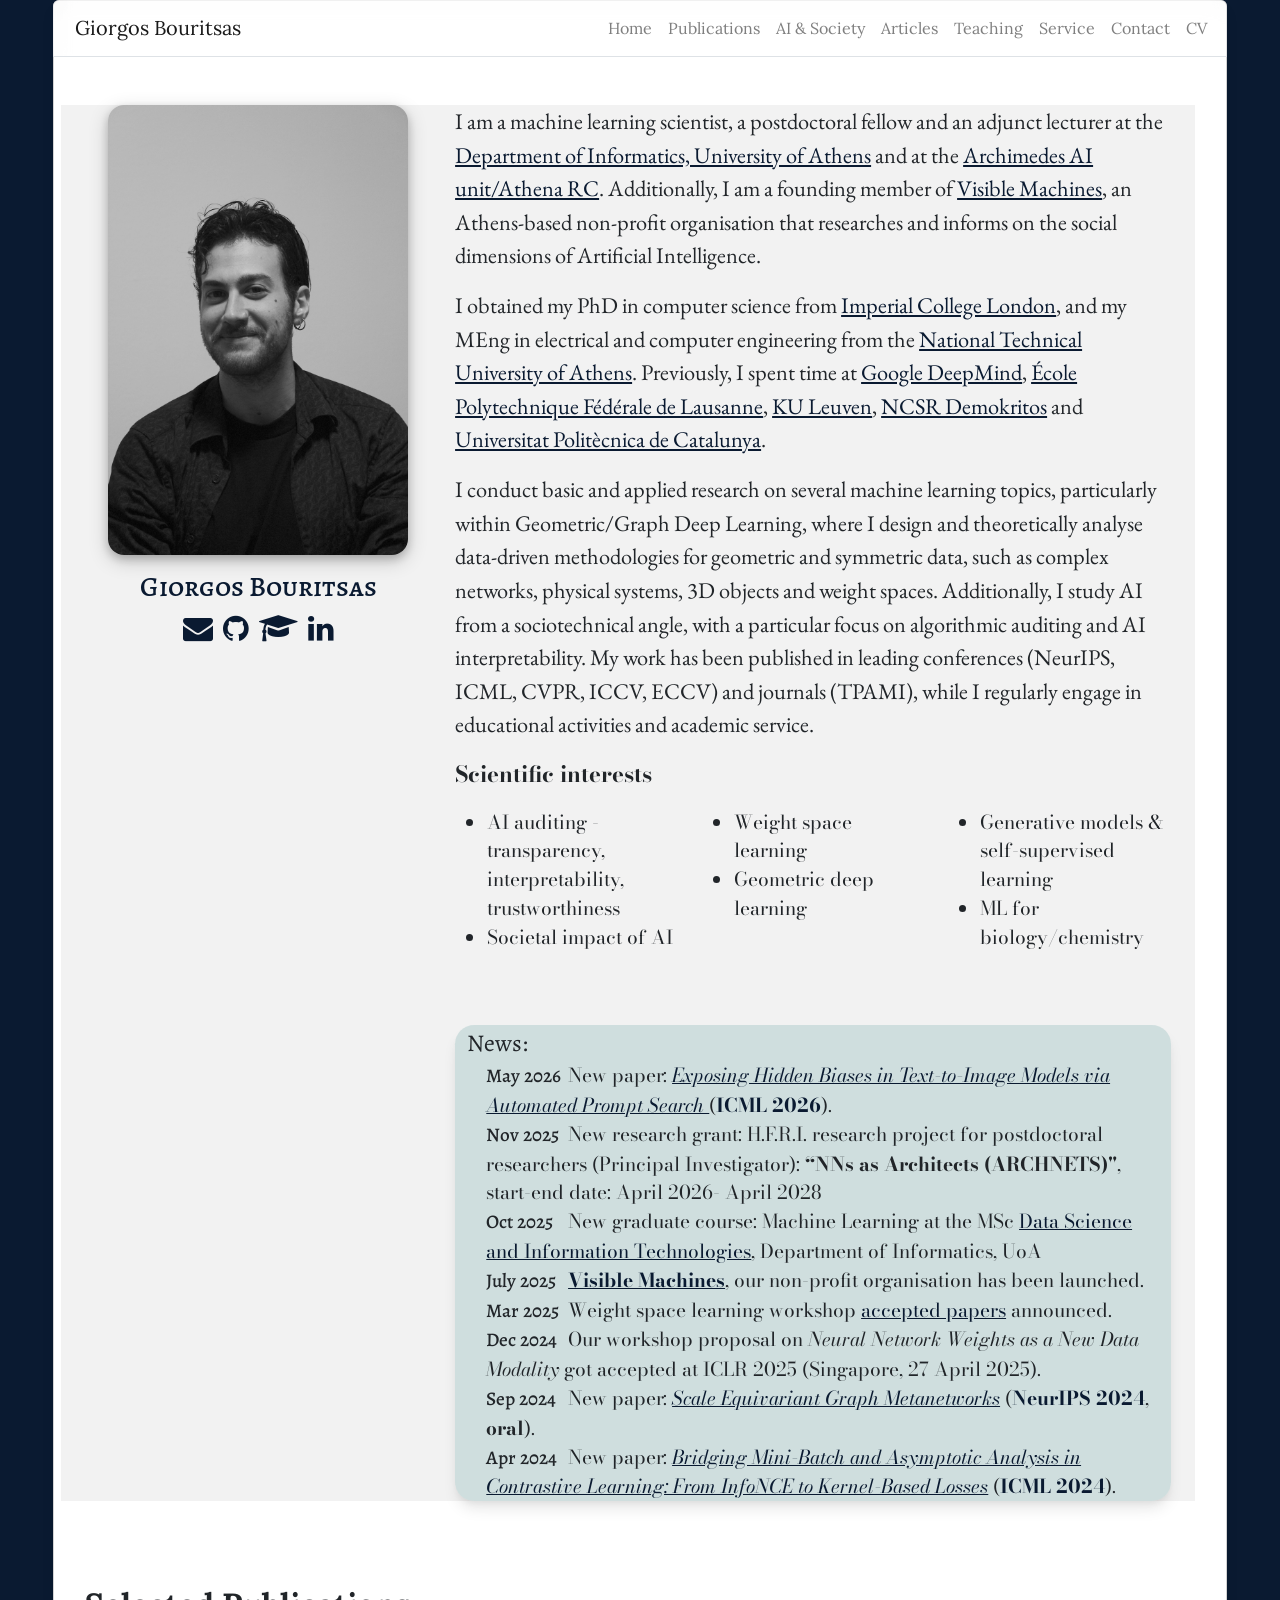
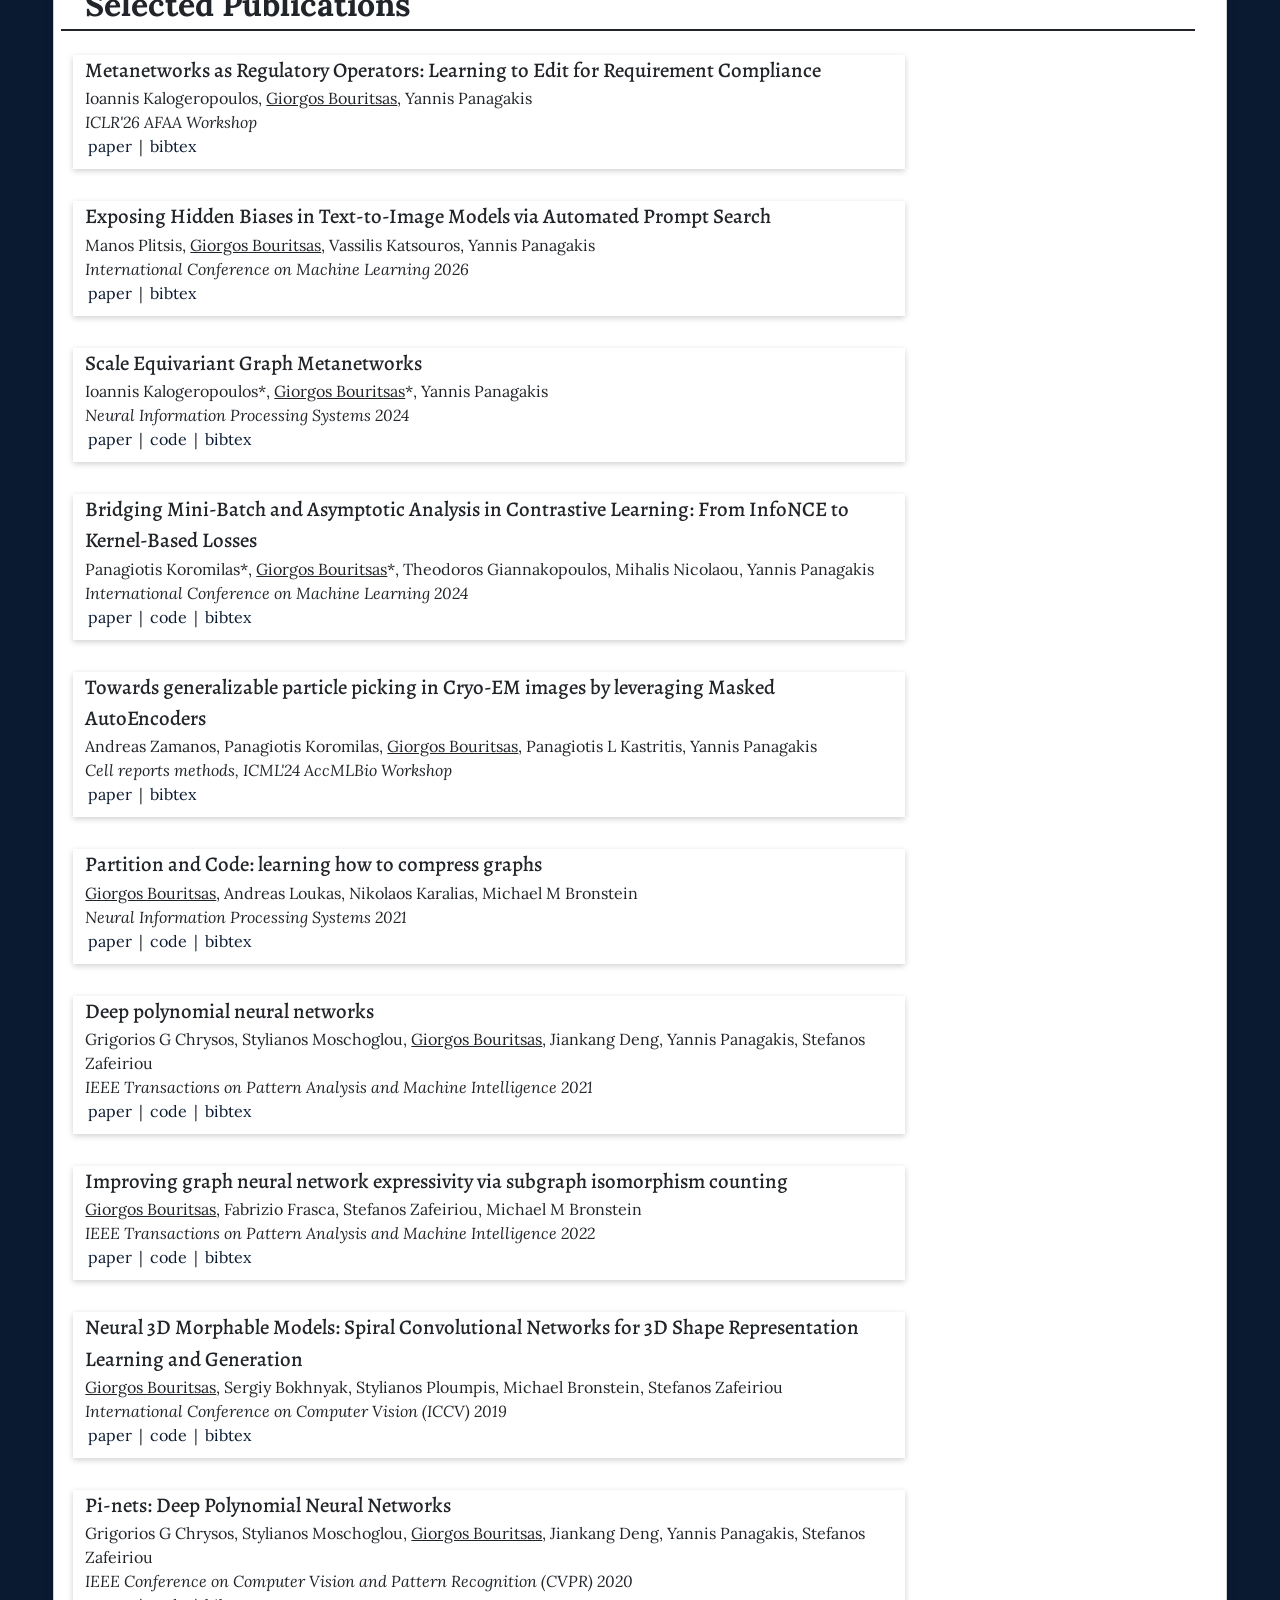
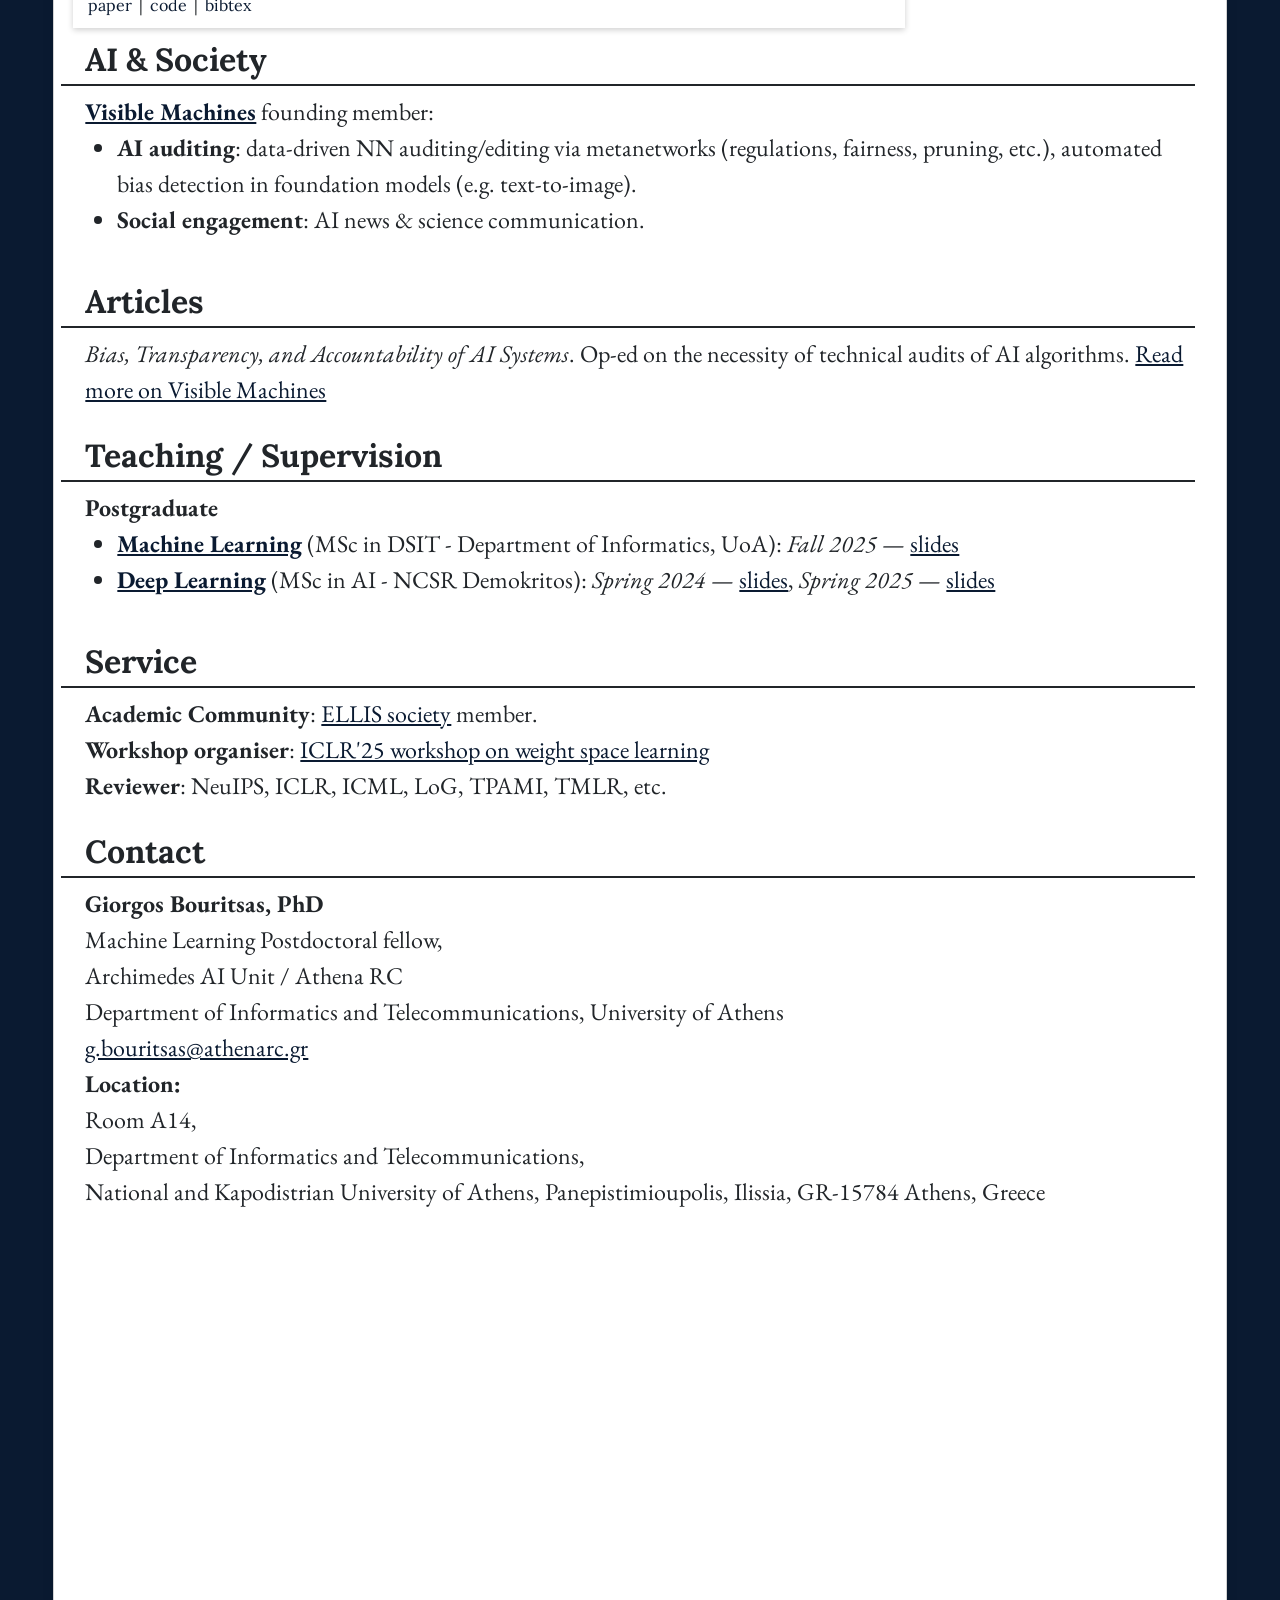
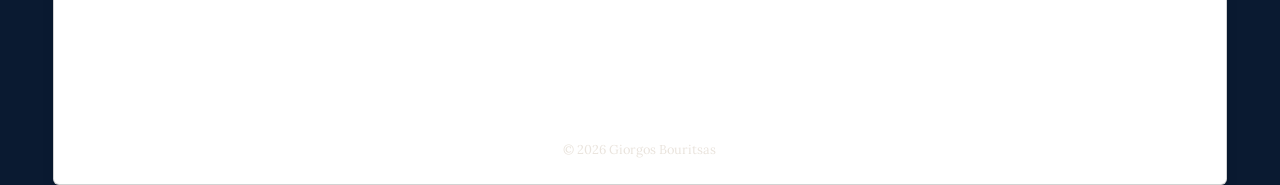
<file: index.html>
<!doctype html><html lang=en><head><meta name=generator content="Hugo 0.161.1"><meta charset=utf-8><meta name=viewport content="width=device-width,initial-scale=1,shrink-to-fit=no"><title>Giorgos Bouritsas</title><link rel=preconnect href=https://fonts.googleapis.com><link rel=preconnect href=https://fonts.gstatic.com crossorigin><link href="https://fonts.googleapis.com/css2?family=Alegreya:wght@500&family=Alegreya+SC&family=Lora:wght@400&display=swap" rel=stylesheet><link crossorigin=anonymous href=https://stackpath.bootstrapcdn.com/bootstrap/4.1.1/css/bootstrap.min.css integrity=sha384-WskhaSGFgHYWDcbwN70/dfYBj47jz9qbsMId/iRN3ewGhXQFZCSftd1LZCfmhktB rel=stylesheet><link href=https://cdnjs.cloudflare.com/ajax/libs/font-awesome/4.7.0/css/font-awesome.min.css rel=stylesheet><link href=/css/css-style.css rel=stylesheet><link href=https://cdn.jsdelivr.net/npm/bootstrap@5.0.1/dist/css/bootstrap.min.css rel=stylesheet><script crossorigin=anonymous integrity=sha384-Atwg2Pkwv9vp0ygtn1JAojH0nYbwNJLPhwyoVbhoPwBhjQPR5VtM2+xf0Uwh9KtT src=https://cdn.jsdelivr.net/npm/bootstrap@5.0.1/dist/js/bootstrap.min.js></script><link href="https://fonts.googleapis.com/css2?family=Pacifico&family=Caveat&family=Indie+Flower&display=swap" rel=stylesheet><link href="https://fonts.googleapis.com/css2?family=Bodoni+Moda:wght@400;700&display=swap" rel=stylesheet><link href=https://fonts.cdnfonts.com/css/bauhaus-modern rel=stylesheet><link href="https://fonts.googleapis.com/css2?family=Poppins:wght@400;700&display=swap" rel=stylesheet><link href="https://fonts.googleapis.com/css2?family=EB+Garamond:wght@400;700&display=swap" rel=stylesheet><script src=https://identity.netlify.com/v1/netlify-identity-widget.js></script><script>window.netlifyIdentity&&window.netlifyIdentity.on("init",e=>{e||window.netlifyIdentity.on("login",()=>{document.location.href="/admin/"})})</script></head><body><div id=outer><div id=navbar><nav class="navbar navbar-expand-lg navbar-light border-bottom fixed-top col-11 mx-auto"><div class=container-fluid><button class=navbar-toggler type=button data-bs-toggle=collapse data-bs-target=#navbarTogglerDemo03 aria-controls=navbarTogglerDemo03 aria-expanded=false aria-label="Toggle navigation">
<span class=navbar-toggler-icon></span>
</button>
<a class="navbar-brand me-auto order-0 fancy-button" href=# id=name-item><span id=name-text>Giorgos Bouritsas</span></a><div class="collapse navbar-collapse" id=navbarTogglerDemo03><ul class="navbar-nav ms-auto mt-2 mt-lg-0 order-1"><li class=nav-item><a class="nav-link fancy-button" href=#>Home</a></li><li class=nav-item><a class="nav-link fancy-button" href=#publications_section>Publications</a></li><li class=nav-item><a class="nav-link fancy-button" href=#ai_society>AI & Society</a></li><li class=nav-item><a class="nav-link fancy-button" href=#articles>Articles</a></li><li class=nav-item><a class="nav-link fancy-button" href=#teaching>Teaching</a></li><li class=nav-item><a class="nav-link fancy-button" href=#service>Service</a></li><li class=nav-item><a class="nav-link fancy-button" href=#contact>Contact</a></li><li class=nav-item><a class="nav-link fancy-button" href=/files/cv.pdf>CV</a></li></ul></div></div></nav></div><div class="card col-11 mx-auto" id=main><div class="row pt-1 m-1"><div class="row info-text"><div class=col-sm-4><div class=text-center><div class="d-block d-sm-none"><img alt=headshot class="img-fluid center-block about-headshot-mobile" id=portrait-mobile src=/images/BOURITSAS_medium.jpeg style=width:300px></div><div class="d-none d-sm-block"><img alt=headshot class="img-fluid center-block about-headshot" id=portrait src=/images/BOURITSAS_medium.jpeg style=width:300px></div><p class="h3 pt-sm-3 title-name">Giorgos Bouritsas</p><a class="fa fa-envelope" href=mailto:g.bouritsas@athenarc.gr target=_blank></a><a class="fa fa-github" href=https://github.com/gbouritsas target=_blank></a><a class="fa fa-graduation-cap" href="https://scholar.google.com/citations?user=eNUJDXUAAAAJ" target=_blank></a><a class="fa fa-linkedin" href=https://www.linkedin.com/in/giorgos-bouritsas/ target=_blank></a></div></div><div class="col-sm-8 about-text" id=home><p>I am a machine learning scientist, a postdoctoral fellow and an adjunct lecturer at the
<a href=https://www.di.uoa.gr/en target=_blank>Department of Informatics, University of Athens</a> and at the <a href=https://archimedesai.gr/en/ target=_blank>Archimedes AI unit/Athena RC</a>.
Additionally, I am a founding member of
<a href=https://visiblemachines.gr/ target=_blank>Visible Machines</a>,
an Athens-based non-profit organisation that researches and informs on the social dimensions of Artificial Intelligence.</p><p>I obtained my PhD in computer science from
<a href=https://www.imperial.ac.uk/computing/ target=_blank>Imperial College London</a>,
and my MEng in electrical and computer engineering from the
<a href=https://www.ece.ntua.gr/en target=_blank>National Technical University of Athens</a>.
Previously, I spent time at
<a href=https://deepmind.google/ target=_blank>Google DeepMind</a>,
<a href=https://lts2.epfl.ch/ target=_blank>École Polytechnique Fédérale de Lausanne</a>,
<a href=https://www.esat.kuleuven.be/psi target=_blank>KU Leuven</a>,
<a href=https://www.iit.demokritos.gr/el/ target=_blank>NCSR Demokritos</a> and
<a href=https://imatge.upc.edu/web/ target=_blank>Universitat Politècnica de Catalunya</a>.</p><p>I conduct basic and applied research on several machine learning topics, particularly within
Geometric/Graph Deep Learning, where I design and theoretically analyse data-driven methodologies
for geometric and symmetric data, such as complex networks, physical systems, 3D objects and weight spaces.
Additionally, I study AI from a sociotechnical angle, with a particular focus on algorithmic auditing
and AI interpretability. My work has been published in leading conferences (NeurIPS, ICML, CVPR, ICCV, ECCV)
and journals (TPAMI), while I regularly engage in educational activities and academic service.</p><div class=row id=research-interests><p style=font-weight:700>Scientific interests</p><div class=col><ul><li>AI auditing - transparency, interpretability, trustworthiness</li><li>Societal impact of AI</li></ul></div><div class=col><ul><li>Weight space learning</li><li>Geometric deep learning</li></ul></div><div class=col><ul><li>Generative models & self-supervised learning</li><li>ML for biology/chemistry</li></ul></div></div><div class=container-fluid id=news><span class=news-title>News:</span><div class=expandable-list><ul><li><span class=news-date>May 2026</span>
<span class=news-entry>New paper: <a href=https://arxiv.org/abs/2512.08724 target=_blank><i>Exposing Hidden Biases in Text-to-Image Models via Automated Prompt Search </i></a>(<strong class=news_venue>ICML 2026</strong>).</span></li><li><span class=news-date>Nov 2025</span>
<span class=news-entry>New research grant: H.F.R.I. research project for postdoctoral researchers (Principal Investigator): <strong>&ldquo;NNs as Architects (ARCHNETS)"</strong>, start-end date: April 2026- April 2028</span></li><li><span class=news-date>Oct 2025</span>
<span class=news-entry>New graduate course: Machine Learning at the MSc <a href=https://dsit.di.uoa.gr/ target=_blank>Data Science and Information Technologies</a>, Department of Informatics, UoA</span></li><li><span class=news-date>July 2025</span>
<span class=news-entry><strong><a href=https://visiblemachines.gr/ target=_blank>Visible Machines</a></strong>, our non-profit organisation has been launched.</span></li><li><span class=news-date>Mar 2025</span>
<span class=news-entry>Weight space learning workshop <a href=https://weight-space-learning.github.io/papers target=_blank>accepted papers</a> announced.</span></li><li><span class=news-date>Dec 2024</span>
<span class=news-entry>Our workshop proposal on <i>Neural Network Weights as a New Data Modality</i> got accepted at ICLR 2025 (Singapore, 27 April 2025).</span></li><li><span class=news-date>Sep 2024</span>
<span class=news-entry>New paper: <a href="https://openreview.net/pdf?id=8Fxqn1tZM1" target=_blank><i>Scale Equivariant Graph Metanetworks</i></a> (<strong class=news_venue>NeurIPS 2024</strong>, <strong>oral</strong>).</span></li><li><span class=news-date>Apr 2024</span>
<span class=news-entry>New paper: <a href="https://openreview.net/pdf?id=SvvvB5t5EW" target=_blank><i>Bridging Mini-Batch and Asymptotic Analysis in Contrastive Learning: From InfoNCE to Kernel-Based Losses</i></a> (<strong class=news_venue>ICML 2024</strong>).</span></li></ul></div></div></div></div><a name=publications></a><div class="row content-header" id=publications_section><div class="col pr-0"><p>Selected Publications</p></div></div><div class="row content-summary pt-4 pb-2"><div class="col-xs col-sm-9 my-pub"><p class=publication-title>Metanetworks as Regulatory Operators: Learning to Edit for Requirement Compliance</p><p class=publication-authors>Ioannis Kalogeropoulos, <u>Giorgos Bouritsas</u>, Yannis Panagakis</p><p class=publication-venue>ICLR'26 AFAA Workshop</p><div class="d-flex flex-row flex-wrap pub-links"><span><a class="publication-link btn-sm badge-button fancy-button" href=https://arxiv.org/abs/2512.15469 role=button>paper</a></span><div class=sep>|</div><span><a class="btn-sm badge-button fancy-button" href=javascript:void(0) onclick=toggleBibtex(this) role=button>bibtex</a></span></div><div class="publication-bibtext col-6 code-area" style=display:none><pre class=pup_bibtext></pre><a class="btn-sm badge-button" href=javascript:void(0) onclick=copyBibtex(this)>Copy</a></div></div></div><div class="row content-summary pt-4 pb-2"><div class="col-xs col-sm-9 my-pub"><p class=publication-title>Exposing Hidden Biases in Text-to-Image Models via Automated Prompt Search</p><p class=publication-authors>Manos Plitsis, <u>Giorgos Bouritsas</u>, Vassilis Katsouros, Yannis Panagakis</p><p class=publication-venue>International Conference on Machine Learning 2026</p><div class="d-flex flex-row flex-wrap pub-links"><span><a class="publication-link btn-sm badge-button fancy-button" href=https://arxiv.org/abs/2512.08724 role=button>paper</a></span><div class=sep>|</div><span><a class="btn-sm badge-button fancy-button" href=javascript:void(0) onclick=toggleBibtex(this) role=button>bibtex</a></span></div><div class="publication-bibtext col-6 code-area" style=display:none><pre class=pup_bibtext>@inproceedings{plitsis2026exposing,
  title={Exposing Hidden Biases in Text-to-Image Models via Automated Prompt Search},
  author={Plitsis, Manos and Bouritsas, Giorgos and Katsouros, Vassilis and Panagakis, Yannis},
  booktitle={International Conference on Machine Learning},
  year={2026}
}</pre><a class="btn-sm badge-button" href=javascript:void(0) onclick=copyBibtex(this)>Copy</a></div></div></div><div class="row content-summary pt-4 pb-2"><div class="col-xs col-sm-9 my-pub"><p class=publication-title>Scale Equivariant Graph Metanetworks</p><p class=publication-authors>Ioannis Kalogeropoulos*, <u>Giorgos Bouritsas</u>*, Yannis Panagakis</p><p class=publication-venue>Neural Information Processing Systems 2024</p><div class="d-flex flex-row flex-wrap pub-links"><span><a class="publication-link btn-sm badge-button fancy-button" href="https://openreview.net/pdf?id=8Fxqn1tZM1" role=button>paper</a></span><div class=sep>|</div><span><a class="publication-code btn-sm badge-button fancy-button" href=https://github.com/jkalogero/scalegmn role=button>code</a></span><div class=sep>|</div><span><a class="btn-sm badge-button fancy-button" href=javascript:void(0) onclick=toggleBibtex(this) role=button>bibtex</a></span></div><div class="publication-bibtext col-6 code-area" style=display:none><pre class=pup_bibtext>@inproceedings{
kalogeropoulos2024scale,
title={Scale Equivariant Graph Metanetworks},
author={Ioannis Kalogeropoulos and Giorgos Bouritsas and Yannis Panagakis},
booktitle={The Thirty-eighth Annual Conference on Neural Information Processing Systems},
year={2024},
url={https://openreview.net/forum?id=8Fxqn1tZM1}
}</pre><a class="btn-sm badge-button" href=javascript:void(0) onclick=copyBibtex(this)>Copy</a></div></div></div><div class="row content-summary pt-4 pb-2"><div class="col-xs col-sm-9 my-pub"><p class=publication-title>Bridging Mini-Batch and Asymptotic Analysis in Contrastive Learning: From InfoNCE to Kernel-Based Losses</p><p class=publication-authors>Panagiotis Koromilas*, <u>Giorgos Bouritsas</u>*, Theodoros Giannakopoulos, Mihalis Nicolaou, Yannis Panagakis</p><p class=publication-venue>International Conference on Machine Learning 2024</p><div class="d-flex flex-row flex-wrap pub-links"><span><a class="publication-link btn-sm badge-button fancy-button" href="https://openreview.net/pdf?id=SvvvB5t5EW" role=button>paper</a></span><div class=sep>|</div><span><a class="publication-code btn-sm badge-button fancy-button" href=https://github.com/pakoromilas/DHEL-KCL role=button>code</a></span><div class=sep>|</div><span><a class="btn-sm badge-button fancy-button" href=javascript:void(0) onclick=toggleBibtex(this) role=button>bibtex</a></span></div><div class="publication-bibtext col-6 code-area" style=display:none><pre class=pup_bibtext>@inproceedings{koromilasbridging,
  title={Bridging Mini-Batch and Asymptotic Analysis in Contrastive Learning},
  author={Koromilas, Panagiotis and Bouritsas, Giorgos and Giannakopoulos, Theodoros and Nicolaou, Mihalis and Panagakis, Yannis},
  booktitle={Forty-first International Conference on Machine Learning},
  year={2024}
}</pre><a class="btn-sm badge-button" href=javascript:void(0) onclick=copyBibtex(this)>Copy</a></div></div></div><div class="row content-summary pt-4 pb-2"><div class="col-xs col-sm-9 my-pub"><p class=publication-title>Towards generalizable particle picking in Cryo-EM images by leveraging Masked AutoEncoders</p><p class=publication-authors>Andreas Zamanos, Panagiotis Koromilas, <u>Giorgos Bouritsas</u>, Panagiotis L Kastritis, Yannis Panagakis</p><p class=publication-venue>Cell reports methods, ICML'24 AccMLBio Workshop</p><div class="d-flex flex-row flex-wrap pub-links"><span><a class="publication-link btn-sm badge-button fancy-button" href="https://openreview.net/pdf?id=0gOL4G02CG" role=button>paper</a></span><div class=sep>|</div><span><a class="btn-sm badge-button fancy-button" href=javascript:void(0) onclick=toggleBibtex(this) role=button>bibtex</a></span></div><div class="publication-bibtext col-6 code-area" style=display:none><pre class=pup_bibtext>@article{zamanos2025self,
  title={Self-supervised learning for generalizable particle picking in cryo-EM micrographs},
  author={Zamanos, Andreas and Koromilas, Panagiotis and Bouritsas, Giorgos and Kastritis, Panagiotis L and Panagakis, Yannis},
  journal={Cell reports methods},
  volume={5},
  number={7},
  year={2025},
  publisher={Elsevier}
}</pre><a class="btn-sm badge-button" href=javascript:void(0) onclick=copyBibtex(this)>Copy</a></div></div></div><div class="row content-summary pt-4 pb-2"><div class="col-xs col-sm-9 my-pub"><p class=publication-title>Partition and Code: learning how to compress graphs</p><p class=publication-authors><u>Giorgos Bouritsas</u>, Andreas Loukas, Nikolaos Karalias, Michael M Bronstein</p><p class=publication-venue>Neural Information Processing Systems 2021</p><div class="d-flex flex-row flex-wrap pub-links"><span><a class="publication-link btn-sm badge-button fancy-button" href=https://proceedings.neurips.cc/paper_files/paper/2021/file/9a4d6e8685bd057e4f68930bd7c8ecc0-Paper.pdf role=button>paper</a></span><div class=sep>|</div><span><a class="publication-code btn-sm badge-button fancy-button" href=https://github.com/gbouritsas/PnC/ role=button>code</a></span><div class=sep>|</div><span><a class="btn-sm badge-button fancy-button" href=javascript:void(0) onclick=toggleBibtex(this) role=button>bibtex</a></span></div><div class="publication-bibtext col-6 code-area" style=display:none><pre class=pup_bibtext>@article{bouritsas2021partition,
  title={Partition and code: learning how to compress graphs},
  author={Bouritsas, Giorgos and Loukas, Andreas and Karalias, Nikolaos and Bronstein, Michael},
  journal={Advances in Neural Information Processing Systems},
  volume={34},
  pages={18603--18619},
  year={2021}
}</pre><a class="btn-sm badge-button" href=javascript:void(0) onclick=copyBibtex(this)>Copy</a></div></div></div><div class="row content-summary pt-4 pb-2"><div class="col-xs col-sm-9 my-pub"><p class=publication-title>Deep polynomial neural networks</p><p class=publication-authors>Grigorios G Chrysos, Stylianos Moschoglou, <u>Giorgos Bouritsas</u>, Jiankang Deng, Yannis Panagakis, Stefanos Zafeiriou</p><p class=publication-venue>IEEE Transactions on Pattern Analysis and Machine Intelligence 2021</p><div class="d-flex flex-row flex-wrap pub-links"><span><a class="publication-link btn-sm badge-button fancy-button" href="https://ieeexplore.ieee.org/stamp/stamp.jsp?tp=&amp;arnumber=9353253" role=button>paper</a></span><div class=sep>|</div><span><a class="publication-code btn-sm badge-button fancy-button" href=https://github.com/grigorisg9gr/polynomial_nets role=button>code</a></span><div class=sep>|</div><span><a class="btn-sm badge-button fancy-button" href=javascript:void(0) onclick=toggleBibtex(this) role=button>bibtex</a></span></div><div class="publication-bibtext col-6 code-area" style=display:none><pre class=pup_bibtext>@article{chrysos2021deep,
  title={Deep polynomial neural networks},
  author={Chrysos, Grigorios G and others},
  journal={IEEE TPAMI},
  volume={44},
  number={8},
  pages={4021--4034},
  year={2021}
}</pre><a class="btn-sm badge-button" href=javascript:void(0) onclick=copyBibtex(this)>Copy</a></div></div></div><div class="row content-summary pt-4 pb-2"><div class="col-xs col-sm-9 my-pub"><p class=publication-title>Improving graph neural network expressivity via subgraph isomorphism counting</p><p class=publication-authors><u>Giorgos Bouritsas</u>, Fabrizio Frasca, Stefanos Zafeiriou, Michael M Bronstein</p><p class=publication-venue>IEEE Transactions on Pattern Analysis and Machine Intelligence 2022</p><div class="d-flex flex-row flex-wrap pub-links"><span><a class="publication-link btn-sm badge-button fancy-button" href="https://ieeexplore.ieee.org/stamp/stamp.jsp?tp=&amp;arnumber=9721082" role=button>paper</a></span><div class=sep>|</div><span><a class="publication-code btn-sm badge-button fancy-button" href=https://github.com/gbouritsas/GSN/ role=button>code</a></span><div class=sep>|</div><span><a class="btn-sm badge-button fancy-button" href=javascript:void(0) onclick=toggleBibtex(this) role=button>bibtex</a></span></div><div class="publication-bibtext col-6 code-area" style=display:none><pre class=pup_bibtext>@article{bouritsas2022improving,
  title={Improving graph neural network expressivity via subgraph isomorphism counting},
  author={Bouritsas, Giorgos and Frasca, Fabrizio and Zafeiriou, Stefanos and Bronstein, Michael M},
  journal={IEEE TPAMI},
  volume={45},
  number={1},
  pages={657--668},
  year={2022}
}</pre><a class="btn-sm badge-button" href=javascript:void(0) onclick=copyBibtex(this)>Copy</a></div></div></div><div class="row content-summary pt-4 pb-2"><div class="col-xs col-sm-9 my-pub"><p class=publication-title>Neural 3D Morphable Models: Spiral Convolutional Networks for 3D Shape Representation Learning and Generation</p><p class=publication-authors><u>Giorgos Bouritsas</u>, Sergiy Bokhnyak, Stylianos Ploumpis, Michael Bronstein, Stefanos Zafeiriou</p><p class=publication-venue>International Conference on Computer Vision (ICCV) 2019</p><div class="d-flex flex-row flex-wrap pub-links"><span><a class="publication-link btn-sm badge-button fancy-button" href=https://openaccess.thecvf.com/content_ICCV_2019/papers/Bouritsas_Neural_3D_Morphable_Models_Spiral_Convolutional_Networks_for_3D_Shape_ICCV_2019_paper.pdf role=button>paper</a></span><div class=sep>|</div><span><a class="publication-code btn-sm badge-button fancy-button" href=https://github.com/gbouritsas/Neural3DMM role=button>code</a></span><div class=sep>|</div><span><a class="btn-sm badge-button fancy-button" href=javascript:void(0) onclick=toggleBibtex(this) role=button>bibtex</a></span></div><div class="publication-bibtext col-6 code-area" style=display:none><pre class=pup_bibtext>@inproceedings{bouritsas2019neural,
  title={Neural 3d morphable models},
  author={Bouritsas, Giorgos and Bokhnyak, Sergiy and Ploumpis, Stylianos and Bronstein, Michael and Zafeiriou, Stefanos},
  booktitle={ICCV},
  pages={7213--7222},
  year={2019}
}</pre><a class="btn-sm badge-button" href=javascript:void(0) onclick=copyBibtex(this)>Copy</a></div></div></div><div class="row content-summary pt-4 pb-2"><div class="col-xs col-sm-9 my-pub"><p class=publication-title>Pi-nets: Deep Polynomial Neural Networks</p><p class=publication-authors>Grigorios G Chrysos, Stylianos Moschoglou, <u>Giorgos Bouritsas</u>, Jiankang Deng, Yannis Panagakis, Stefanos Zafeiriou</p><p class=publication-venue>IEEE Conference on Computer Vision and Pattern Recognition (CVPR) 2020</p><div class="d-flex flex-row flex-wrap pub-links"><span><a class="publication-link btn-sm badge-button fancy-button" href=https://openaccess.thecvf.com/content_CVPR_2020/papers/Chrysos_P-nets_Deep_Polynomial_Neural_Networks_CVPR_2020_paper.pdf role=button>paper</a></span><div class=sep>|</div><span><a class="publication-code btn-sm badge-button fancy-button" href=https://github.com/grigorisg9gr/polynomial_nets role=button>code</a></span><div class=sep>|</div><span><a class="btn-sm badge-button fancy-button" href=javascript:void(0) onclick=toggleBibtex(this) role=button>bibtex</a></span></div><div class="publication-bibtext col-6 code-area" style=display:none><pre class=pup_bibtext>@inproceedings{chrysos2020p,
  title={P-nets: Deep polynomial neural networks},
  author={Chrysos, Grigorios G and others},
  booktitle={CVPR},
  pages={7325--7335},
  year={2020}
}</pre><a class="btn-sm badge-button" href=javascript:void(0) onclick=copyBibtex(this)>Copy</a></div></div></div><div class="row content-header" id=ai_society><div class="col pr-0"><p>AI & Society</p></div></div><div class="section-content mt-2 mb-4"><p><strong><a href=https://visiblemachines.gr/>Visible Machines</a></strong> founding member:</p><ul><li><strong>AI auditing</strong>: data-driven NN auditing/editing via metanetworks (regulations, fairness, pruning, etc.), automated bias detection in foundation models (e.g. text-to-image).</li><li><strong>Social engagement</strong>: AI news & science communication.</li></ul></div><div class="row content-header" id=articles><div class="col pr-0"><p>Articles</p></div></div><div class="section-content mt-2 mb-4"><em>Bias, Transparency, and Accountability of AI Systems</em>. Op-ed on the necessity of technical audits of AI algorithms. <a href=https://visiblemachines.gr/en/node/154>Read more on Visible Machines</a></div><div class="row content-header" id=teaching><div class="col pr-0"><p>Teaching / Supervision</p></div></div><div class="section-content mt-2 mb-4"><p><strong>Postgraduate</strong></p><ul><li><p><strong><a href=https://eclass.uoa.gr/courses/DI443/>Machine Learning</a></strong> (MSc in DSIT - Department of Informatics, UoA): <em>Fall 2025</em> — <a href=https://drive.google.com/drive/u/0/folders/11O0yzENT6y2c8ZH-d10Mzy80tij0XuGB>slides</a></p></li><li><p><strong><a href=https://msc-ai.iit.demokritos.gr/en/classes/deep-learning>Deep Learning</a></strong> (MSc in AI - NCSR Demokritos): <em>Spring 2024</em> — <a href=https://drive.google.com/drive/folders/1eZ_cbhfERj8_L4L84cn9EgnIf-nOHP8B>slides</a>, <em>Spring 2025</em> — <a href="https://drive.google.com/drive/folders/1qo6KdGuGLkxbEExrTrQ2BciU5ygUwPDy?usp=sharing">slides</a></p></li></ul></div><div class="row content-header" id=service><div class="col pr-0"><p>Service</p></div></div><div class="section-content mt-2 mb-4"><p><strong>Academic Community</strong>: <a href=https://ellis.eu/>ELLIS society</a> member.</p><p><strong>Workshop organiser</strong>: <a href=https://weight-space-learning.github.io/>ICLR'25 workshop on weight space learning</a></p><p><strong>Reviewer</strong>: NeuIPS, ICLR, ICML, LoG, TPAMI, TMLR, etc.</p></div><div class="row content-header" id=contact><div class="col pr-0"><p>Contact</p></div></div><div class="section-content mt-2 mb-4"><p><strong>Giorgos Bouritsas, PhD</strong></p><p>Machine Learning Postdoctoral fellow,</p><p>Archimedes AI Unit / Athena RC</p><p>Department of Informatics and Telecommunications, University of Athens</p><p><a href=mailto:g.bouritsas@athenarc.gr>g.bouritsas@athenarc.gr</a></p><p><strong>Location:</strong></p><p>Room A14,</p><p>Department of Informatics and Telecommunications,</p><p>National and Kapodistrian University of Athens, Panepistimioupolis, Ilissia, GR-15784 Athens, Greece</p><iframe src="https://www.google.com/maps/embed?pb=!1m14!1m8!1m3!1d12581.541160873434!2d23.7665108!3d37.9681368!3m2!1i1024!2i768!4f13.1!3m3!1m2!1s0x0%3A0x9e1a1dd511c44165!2sDepartment%20of%20Informatics%20and%20Telecommunications!5e0!3m2!1sen!2sgr!4v1652990436875!5m2!1sen!2sgr" width=600 height=450 style=border:0;margin-top:1em allowfullscreen loading=lazy referrerpolicy=no-referrer-when-downgrade></iframe></div></div><footer class=footer-text><div class="container-fluid p-0 m-0"><div class="row no-gutters text-center d-flex justify-content-center m-0"><div class=p-2><p class=text-center>© 2026 <a href=# id=footer-name>Giorgos Bouritsas</a></p></div></div></div></footer></div></div><script src=/js/bibtex.js></script></body></html>
</file>
